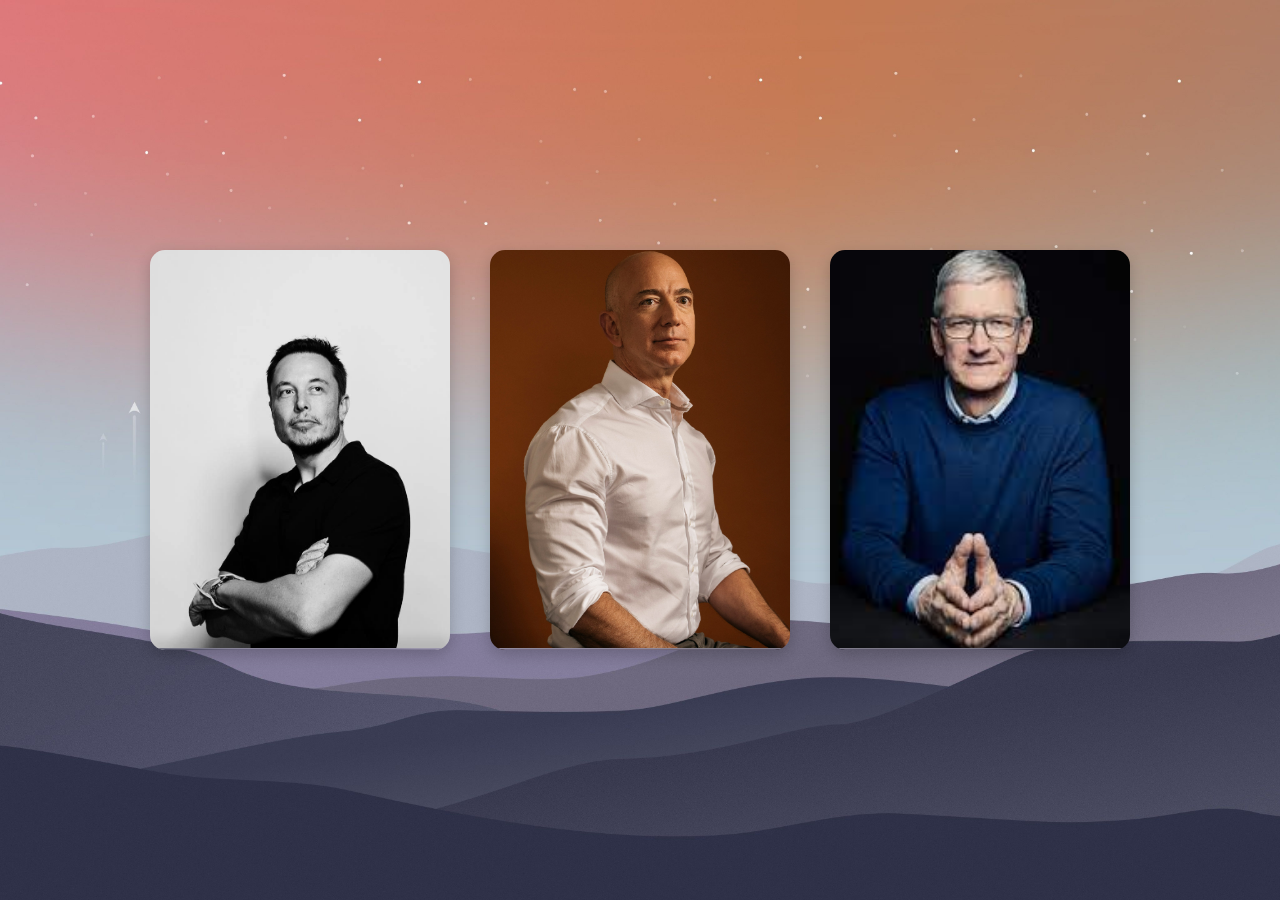
<file: index.html>
<!DOCTYPE html>
<html lang="en">
<head>
    <meta charset="UTF-8">
    <meta name="viewport" content="width=device-width, initial-scale=1">
    <title>Glass Card UI Design</title>
    <link rel="stylesheet" href="https://unicons.iconscout.com/release/v4.0.0/css/line.css">
    <link rel="stylesheet" href="style.css">
</head>
<body>
    <section>
        <div class="container">
            <div class="card">
                <div class="imgBx">
                    <img class="elon__img" src="elon2.jpg" alt="">
                </div>
                <div class="content">
                    <div class="contentBx">
                        <h3>Elon Musk<br><span>Tesla</span></h3>
                    </div>
                    <ul class="sci">
                        <li style="--i:1;">
                            <a href="https://www.facebook.com/TeslaMotorsCorp" target="_blank">
                                <i class="uil uil-facebook-f"></i>
                            </a>
                        </li>
                        <li style="--i:2;">
                            <a href="https://twitter.com/elonmusk" target="_blank">
                                <i class="uil uil-twitter"></i>
                            </a>
                        </li>
                        <li style="--i:3;">
                            <a href="https://www.instagram.com/teslamotors/" target="_blank">
                                <i class="uil uil-instagram"></i>
                            </a>
                        </li>
                    </ul>
                </div>
            </div>

            <div class="card">
                <div class="imgBx">
                    <img class="jeff__img" src="jeff3.jpg" alt="">
                </div>
                <div class="content">
                    <div class="contentBx">
                        <h3>Jeff Bezos<br><span>Amazon</span></h3>
                    </div>
                    <ul class="sci">
                        <li style="--i:1;">
                            <a href="https://www.facebook.com/Amazon/" target="_blank">
                                <i class="uil uil-facebook-f"></i>
                            </a>
                        </li>
                        <li style="--i:2;">
                            <a href="https://twitter.com/JeffBezos" target="_blank">
                                <i class="uil uil-twitter"></i>
                            </a>
                        </li>
                        <li style="--i:3;">
                            <a href="https://www.instagram.com/jeffbezos/" target="_blank">
                                <i class="uil uil-instagram"></i>
                            </a>
                        </li>
                    </ul>
                </div>
            </div>

            <div class="card">
                <div class="imgBx">
                    <img class="tim__img" src="tim2.jpg" alt="">
                </div>
                <div class="content">
                    <div class="contentBx">
                        <h3>Tim Cook<br><span>Apple</span></h3>
                    </div>
                    <ul class="sci">
                        <li style="--i:1;">
                            <a href="https://www.facebook.com/apple" target="_blank">
                                <i class="uil uil-facebook-f"></i>
                            </a>
                        </li>
                        <li style="--i:2;">
                            <a href="https://twitter.com/tim_cook" target="_blank">
                                <i class="uil uil-twitter"></i>
                            </a>
                        </li>
                        <li style="--i:3;">
                            <a href="https://www.instagram.com/apple/" target="_blank">
                                <i class="uil uil-instagram"></i>
                            </a>
                        </li>
                    </ul>
                </div>
            </div>
        </div>
    </section>
</body>
</html>
</file>
<file: style.css>
@import url('https://fonts.googleapis.com/css?family=Poppins:300,400,500,600,700&display=swap');

*{
    margin: 0;
    padding: 0;
    font-family: 'Poppins', sans-serif;
}

body{
    background-image: url("back.jpg");
    background-position: center;
    background-repeat: no-repeat;
    background-size: cover;
    position: relative;
    display: flex;
    justify-content: center;
    align-items: center;
    min-height: 100vh;
}

.container{
    position: relative;
    display: flex;
    justify-content: center;
    align-items: center;
    flex-wrap: wrap;
    margin: 40px 0;
}

.container .card{
    position: relative;
    width: 300px;
    height: 400px;
    margin: 20px;
    overflow: hidden;
    box-shadow: 0 5px 15px rgba(0, 0, 0, 0.2);
    border-radius: 15px;
    display: flex;
    justify-content: center;
    align-items: center;
}

.container .card .content{
    position: absolute;
    bottom: -160px;
    width: 100%;
    height: 160px;
    display: flex;
    justify-content: center;
    align-items: center;
    z-index: 10;
    flex-direction: column;
    backdrop-filter: blur(15px);
    box-shadow: 0 -10px 10px rgba(0, 0, 0, 0.1);
    border: 1px solid rgba(255, 255, 255, 0.2);
    transition: bottom 0.5s;
    transition-delay: 0.8s;
}

.container .card:hover .content{
    bottom: 0px;
    transition-delay: 0s;
}

.container .card .content .contentBx h3{
    color: #fff;
    text-transform: uppercase;
    letter-spacing: 2px;
    font-weight: 500;
    font-size: 18px;
    text-align: center;
    margin: 20px 0 15px;
    line-height: 1.1em;
    transition: 0.5s;
    opacity: 0;
    transform: translateY(-20px);
    transition-delay: 0.6s;
}

.container .card:hover .content .contentBx h3{
    opacity: 1;
    transform: translateY(0px);
}

.container .card .content .contentBx h3 span{
    font-size: 12px;
    font-weight: 300;
    text-transform: initial;
}

.container .card .content .sci{
    position: relative;
    bottom: 10px;
    display: flex;
}

.container .card .content .sci li{
    list-style: none;
    margin: 0 10px;
    transform: translateY(40px);
    transition: 0.5s;
    opacity: 0;
    transition-delay: calc(0.2s * var(--i));
}

.container .card:hover .content .sci li{
    transform: translateY(0px);
    opacity: 1;
}

.container .card .content .sci li a{
    color: #fff;
    font-size: 24px;
}

.elon__img,
.jeff__img,
.tim__img{
    height: 420px;
    width: auto;
}
</file>
